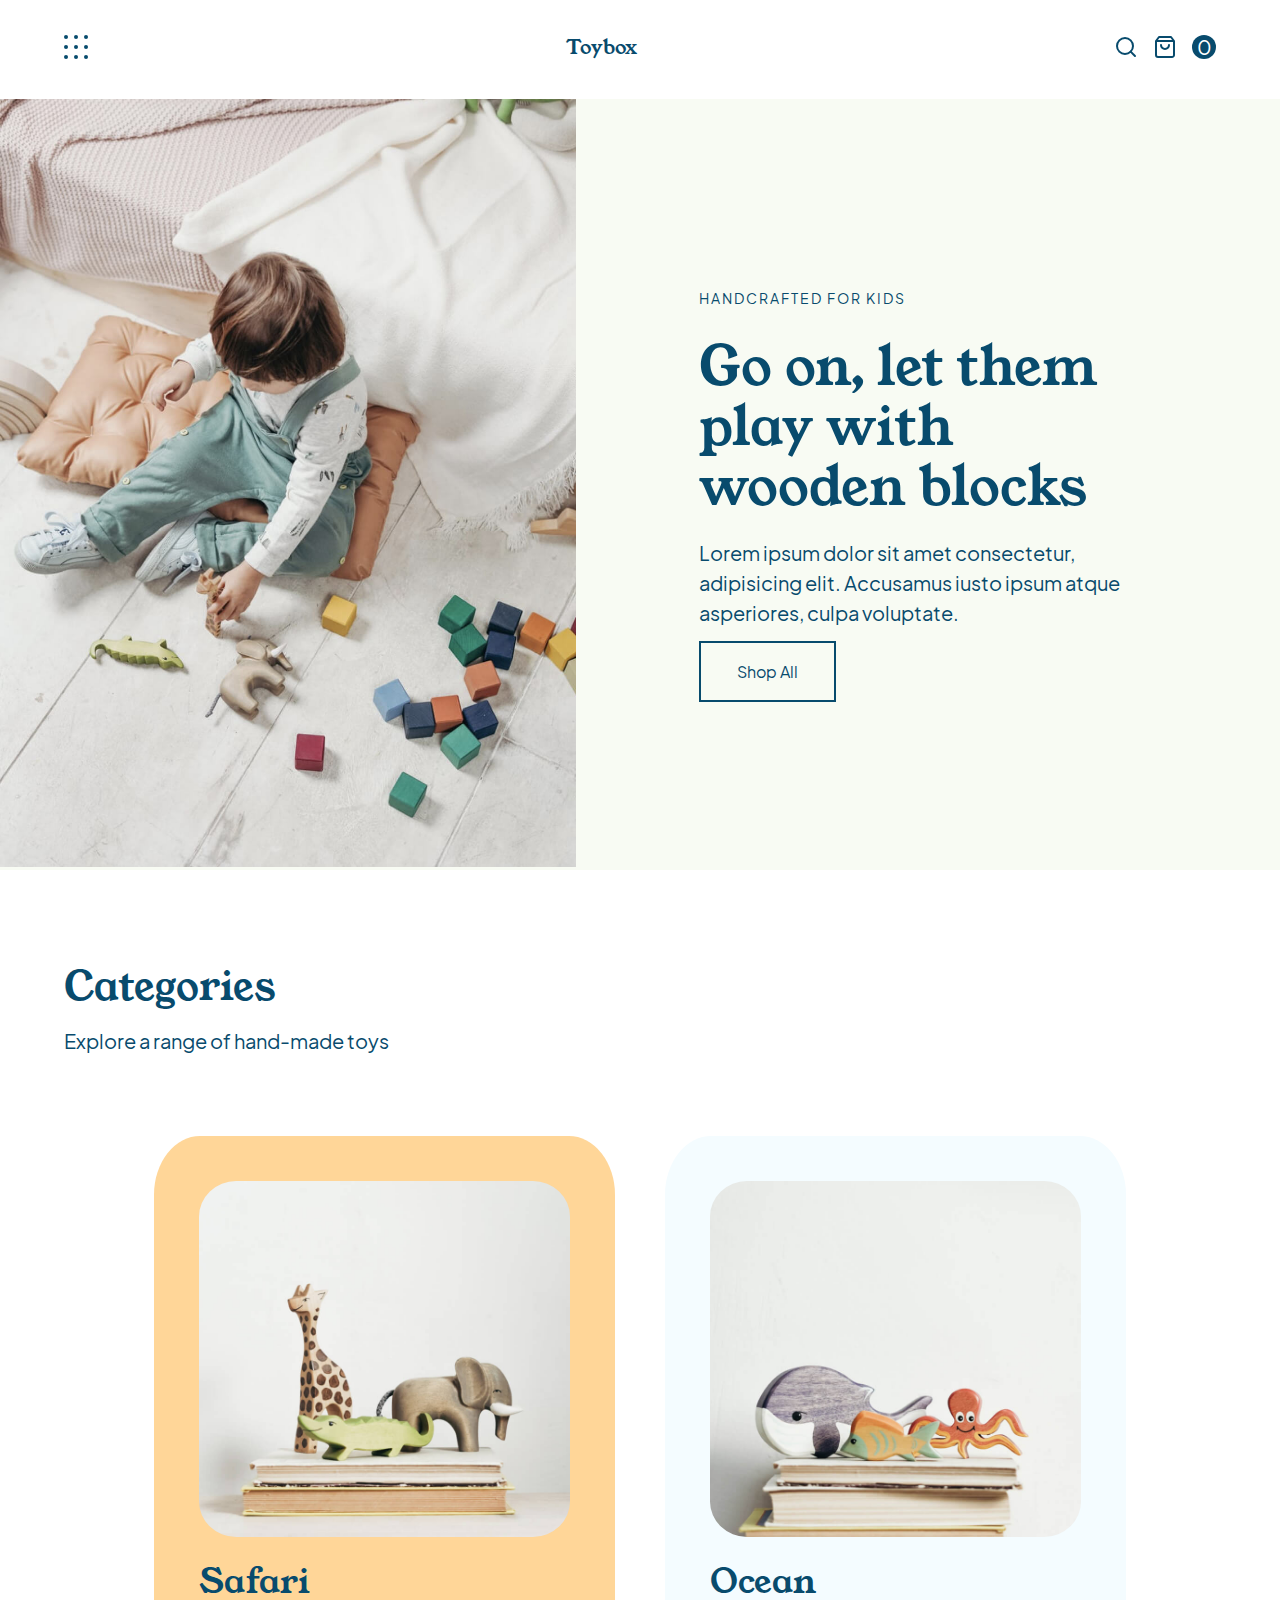
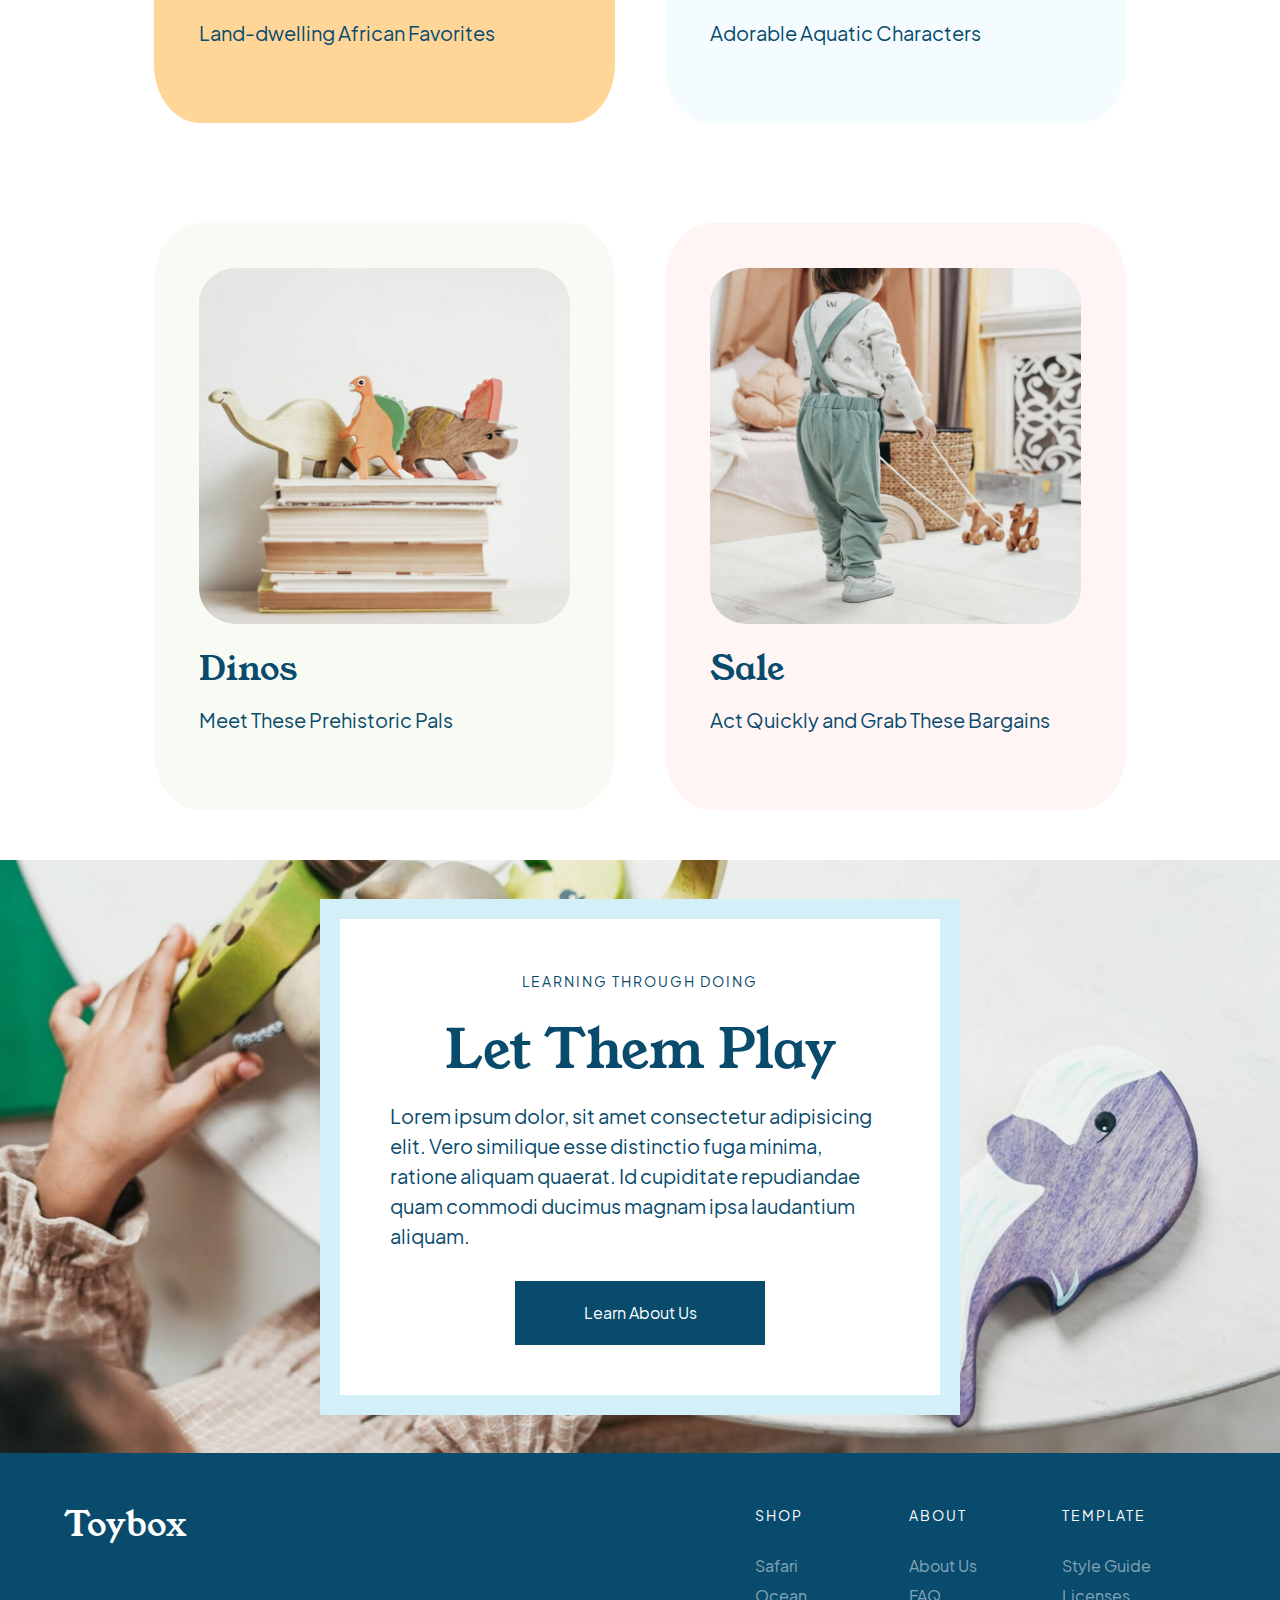
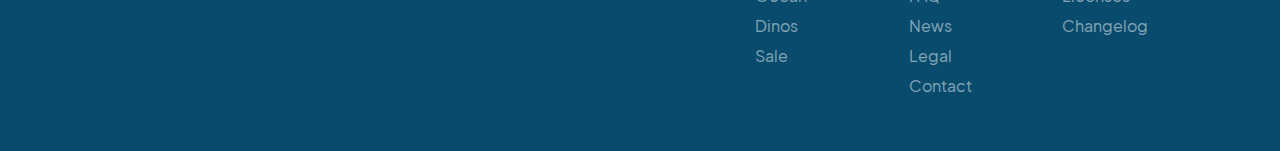
<file: index.html>
<!DOCTYPE html>
<html lang="en">
<head>
	<meta charset="UTF-8">
	<meta http-equiv="X-UA-Compatible" content="IE=edge">
	<meta name="viewport" content="width=device-width, initial-scale=1.0">
	<title>STARTER - Toybox Homepage</title>
	<link rel="stylesheet" href="./styles/styles.css">
</head>
<body>
    <nav class="nav-bar">
		<div class="wrapper">
			<button class="menu-icon">
				<img src="./assets/menu-button.svg" alt="open slide-out navigation" class="menu-icon">
			</button>

			<a href="#">
				<h1>Toybox</h1>
			</a>

			<div class="cart-search">
				<button class="menu-icon">
					<img src="./assets/search.svg" alt="search icon" class="search-icon">
				</button> 
				<a href="#" class="bag">
					<img src="./assets/shop-bag.svg" alt="shopping bag icon" class="bag-icon">
				</a>
				<div class="counter">
					<!-- <button>0</button> -->
					<p>0</p>
				</div> <!-- .counter Ends--> 
			</div> <!-- .cart-search Ends -->
		</div> <!-- .wrapper Ends-->

		<div class="slide-out-nav">
			<div class="button-container">
				<button>
					<img src="./assets/menu-close.svg" alt="close navigation">
				</button>
			</div> <!-- .button-container Ends -->
			<ul class="main-menu">
				<li><a href="#">Shop</a></li>
				<li><a href="#">About</a></li>
				<li><a href="#">FAQ</a></li>
				<li><a href="#">News</a></li>
				<li><a href="#">Contact</a></li>
			</ul> <!-- .main-menu Ends -->
		</div> <!-- .slide-out-nav Ends-->
	</nav> <!-- .nav-bar Ends-->

	<header>
		<div class="header-img-container wrapper">
			<img src="./assets/header-image.jpg" alt="a child playing with wooden blocks">
		</div> <!-- header-img-container Ends -->
		<div class="header-content wrapper">
			<div class="content-container">
				<h5>Handcrafted for kids</h5>
				<h3>Go on, let them play with wooden blocks</h3>
				<p>Lorem ipsum dolor sit amet consectetur, adipisicing elit. Accusamus iusto ipsum atque asperiores, culpa voluptate.</p>
				<a href="#" class="button">Shop All</a>
			</div> <!-- content-container Ends -->
		</div> <!-- header-content Ends -->
	</header> <!-- header Ends-->


	<main>
		<section class="categories">
			<div class="wrapper">
				<h2>Categories</h2>
				<p>Explore a range of hand-made toys</p>
				<ul class="category-gallery">
					<li class="items item1">
						<a href="#">
							<img src="./assets/safari-trio.jpg" alt="Hand-carved safari animal toys">
							<h4>Safari</h4>
							<p>Land-dwelling African Favorites</p>
						</a>
					</li>
					<li class="items item2">
						<a href="#">
							<img src="./assets/ocean-trio.jpg" alt="A collection of ocean-themed animal toys">
							<h4>Ocean</h4>
							<p>Adorable Aquatic Characters</p>
						</a>
					</li>
					<li class="items item3">
						<a href="#">
							<img src="./assets/dino-trio.jpg" alt="Hand-carved dinosaur toys for kids">
							<h4>Dinos</h4>
							<p>Meet These Prehistoric Pals</p>
						</a>
					</li>
					<li class="items item4">
						<a href="#">
							<img src="./assets/sale.jpg" alt="A toddler pulling two wooden animals on wheels">
							<h4>Sale</h4>
							<p>Act Quickly and Grab These Bargains</p>
						</a>
					</li>
				</ul>
			</div>
		</section> <!-- .categories Ends -->
		
		<section class="play">
			<div class="play-container wrapper">
				<h5>Learning Through Doing</h5>
				<h3>Let Them Play</h3>
				<p>Lorem ipsum dolor, sit amet consectetur adipisicing elit. Vero similique esse distinctio fuga minima, ratione aliquam quaerat. Id cupiditate repudiandae quam commodi ducimus magnam ipsa laudantium aliquam.</p>
				<a href="#" class="button">Learn About Us</a>
			</div>
		</section> <!-- .play Ends -->
	</main> <!-- Main Ends -->


	<footer>
		<div class="wrapper">
			<div class="footer-flex-container">
				<a href="#" class="logo">
					<h4>Toybox</h4>
				</a>
				<div class="footer-nav">
					<nav>
						<ul class="footer-shop">
							<li>
								<h5>Shop</h5>
							</li>
							<li>
								<a href="#">Safari</a>
							</li>
							<li>
								<a href="#">Ocean</a>
							</li>
							<li>
								<a href="#">Dinos</a>
							</li>
							<li>
								<a href="#">Sale</a>
							</li>
						</ul> <!-- .footer-shop Ends-->
						<ul class="footer-about">
							<li>
								<h5>About</h5>
							</li>
							<li>
								<a href="#">About Us</a>
							</li>
							<li>
								<a href="#">FAQ</a>
							</li>
							<li>
								<a href="#">News</a>
							</li>
							<li>
								<a href="#">Legal</a>
							</li>
							<li>
								<a href="./contact.html">Contact</a>
							</li>
						</ul> <!-- .footer-about Ends-->
						<ul class="footer-template">
							<li>
								<h5>Template</h5>
							</li>
							<li>
								<a href="#">Style Guide</a>
							</li>
							<li>
								<a href="#">Licenses</a>
							</li>
							<li>
								<a href="#">Changelog</a>
							</li>
						</ul> <!-- .footer-template Ends-->
					</nav> <!-- .footer-nav Ends-->
				</div> <!-- .footer-nav Ends-->
			</div> <!-- .footer-flex-container Ends-->
		</div> <!-- .wrapper Ends-->


	</footer> <!-- footer Ends-->
	<script src="./script.js"></script>
</body>
</html>
</file>
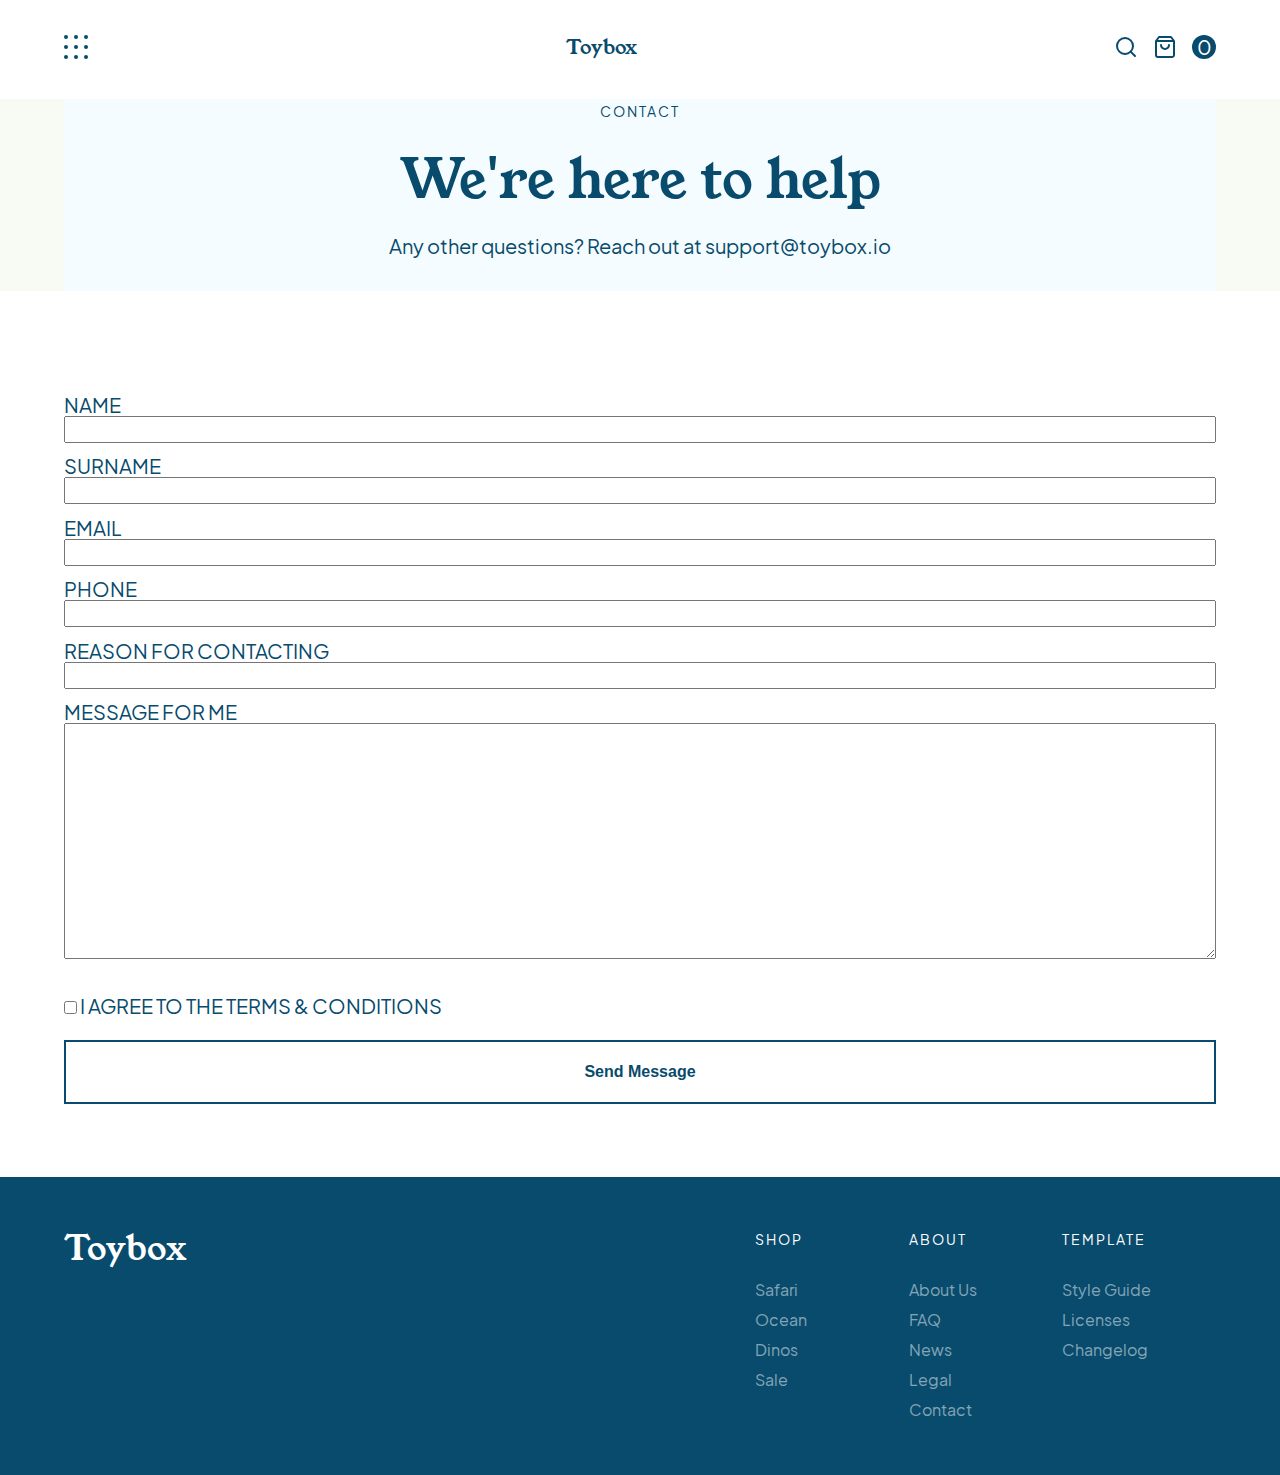
<file: contact.html>
<!DOCTYPE html>
<html lang="en">
<head>
    <meta charset="UTF-8">
    <meta http-equiv="X-UA-Compatible" content="IE=edge">
    <meta name="viewport" content="width=device-width, initial-scale=1.0">
    <title>Contact</title>
    <link rel="stylesheet" href="./styles/styles.css">
</head>
<body>
    <nav class="nav-bar">
		<div class="wrapper">
			<button class="menu-icon">
				<img src="./assets/menu-button.svg" alt="open slide-out navigation" class="menu-icon">
			</button>

			<a href="./index.html">
				<h1>Toybox</h1>
			</a>

			<div class="cart-search">
				<button class="menu-icon">
					<img src="./assets/search.svg" alt="search icon" class="search-icon">
				</button> 
				<a href="#" class="bag">
					<img src="./assets/shop-bag.svg" alt="shopping bag icon" class="bag-icon">
				</a>
				<div class="counter">
					<!-- <button>0</button> -->
					<p>0</p>
				</div> <!-- .counter Ends--> 
			</div> <!-- .cart-search Ends -->
		</div> <!-- .wrapper Ends-->

        <div class="slide-out-nav">
			<div class="button-container">
				<button>
					<img src="./assets/menu-close.svg" alt="close navigation">
				</button>
			</div> <!-- .button-container Ends -->
			<ul class="main-menu">
				<li><a href="#">Shop</a></li>
				<li><a href="#">About</a></li>
				<li><a href="#">FAQ</a></li>
				<li><a href="#">News</a></li>
				<li><a href="#">Contact</a></li>
			</ul> <!-- .main-menu Ends -->
		</div> <!-- .slide-out-nav Ends-->
	</nav> <!-- .nav-bar Ends-->

    <header class="contact-header">
        <div class="contact-header-container wrapper">
            <h5>Contact</h5>
            <h3>We're here to help</h3>
            <p>Any other questions? Reach out at support@toybox.io</p>
        </div>
    </header>

    <main>
        <div class="contact-form wrapper">
            <form action="contact-form-container" class="contact-form">
                <label for="user-name">Name</label>
                <input type="text" id="user-name">

                <label for="user-surname">Surname</label>
                <input type="text" id="user-surname">

                <label for="user-email">Email</label>
                <input type="text" id="user-email">

                <label for="user-phone">Phone</label>
                <input type="text" id="user-phone">

                <label for="contacting-reason">Reason for contacting</label>
                <input type="text" id="contacting-reason">

                <label for="message">Message for me</label>
                <textarea name="message" id="message" cols="30" rows="10"></textarea>

                <div class="terms-conditions">
                    <input type="checkbox" id="terms" required>
                    <label for="">I agree to the Terms & Conditions</label>
                </div>

                <button type="submit" id="send-message">Send Message</button>
            </form>
        </div>
    </main>

    <footer>
        <div class="wrapper">
            <div class="footer-flex-container">
                <a href="#" class="logo">
                    <h4>Toybox</h4>
                </a>
                <div class="footer-nav">
                    <nav>
                        <ul class="footer-shop">
                            <li>
                                <h5>Shop</h5>
                            </li>
                            <li>
                                <a href="#">Safari</a>
                            </li>
                            <li>
                                <a href="#">Ocean</a>
                            </li>
                            <li>
                                <a href="#">Dinos</a>
                            </li>
                            <li>
                                <a href="#">Sale</a>
                            </li>
                        </ul> <!-- .footer-shop Ends-->
                        <ul class="footer-about">
                            <li>
                                <h5>About</h5>
                            </li>
                            <li>
                                <a href="#">About Us</a>
                            </li>
                            <li>
                                <a href="#">FAQ</a>
                            </li>
                            <li>
                                <a href="#">News</a>
                            </li>
                            <li>
                                <a href="#">Legal</a>
                            </li>
                            <li>
                                <a href="#">Contact</a>
                            </li>
                        </ul> <!-- .footer-about Ends-->
                        <ul class="footer-template">
                            <li>
                                <h5>Template</h5>
                            </li>
                            <li>
                                <a href="#">Style Guide</a>
                            </li>
                            <li>
                                <a href="#">Licenses</a>
                            </li>
                            <li>
                                <a href="#">Changelog</a>
                            </li>
                        </ul> <!-- .footer-template Ends-->
                    </nav> <!-- .footer-nav Ends-->
                </div> <!-- .footer-nav Ends-->
            </div> <!-- .footer-flex-container Ends-->
        </div> <!-- .wrapper Ends-->


    </footer> <!-- footer Ends-->
	<script src="./script.js"></script>
</body>
</html>
</file>
<file: styles/styles.css>
html {
  line-height: 1.15;
  -ms-text-size-adjust: 100%;
  -webkit-text-size-adjust: 100%;
}

body {
  margin: 0;
}

article, aside, footer, header, nav, section {
  display: block;
}

h1 {
  font-size: 2em;
  margin: 0.67em 0;
}

figcaption, figure, main {
  display: block;
}

figure {
  margin: 1em 40px;
}

hr {
  -webkit-box-sizing: content-box;
          box-sizing: content-box;
  height: 0;
  overflow: visible;
}

pre {
  font-family: monospace, monospace;
  font-size: 1em;
}

a {
  background-color: transparent;
  -webkit-text-decoration-skip: objects;
}

abbr[title] {
  border-bottom: none;
  text-decoration: underline;
  -webkit-text-decoration: underline dotted;
          text-decoration: underline dotted;
}

b, strong {
  font-weight: inherit;
}

b, strong {
  font-weight: bolder;
}

code, kbd, samp {
  font-family: monospace, monospace;
  font-size: 1em;
}

dfn {
  font-style: italic;
}

mark {
  background-color: #ff0;
  color: #000;
}

small {
  font-size: 80%;
}

sub, sup {
  font-size: 75%;
  line-height: 0;
  position: relative;
  vertical-align: baseline;
}

sub {
  bottom: -0.25em;
}

sup {
  top: -0.5em;
}

audio, video {
  display: inline-block;
}

audio:not([controls]) {
  display: none;
  height: 0;
}

img {
  border-style: none;
}

svg:not(:root) {
  overflow: hidden;
}

button, input, optgroup, select, textarea {
  font-family: sans-serif;
  font-size: 100%;
  line-height: 1.15;
  margin: 0;
}

button, input {
  overflow: visible;
}

button, select {
  text-transform: none;
}

button, html [type=button], [type=reset], [type=submit] {
  -webkit-appearance: button;
}

button::-moz-focus-inner, [type=button]::-moz-focus-inner, [type=reset]::-moz-focus-inner, [type=submit]::-moz-focus-inner {
  border-style: none;
  padding: 0;
}

button:-moz-focusring, [type=button]:-moz-focusring, [type=reset]:-moz-focusring, [type=submit]:-moz-focusring {
  outline: 1px dotted ButtonText;
}

fieldset {
  padding: 0.35em 0.75em 0.625em;
}

legend {
  -webkit-box-sizing: border-box;
          box-sizing: border-box;
  color: inherit;
  display: table;
  max-width: 100%;
  padding: 0;
  white-space: normal;
}

progress {
  display: inline-block;
  vertical-align: baseline;
}

textarea {
  overflow: auto;
}

[type=checkbox], [type=radio] {
  -webkit-box-sizing: border-box;
          box-sizing: border-box;
  padding: 0;
}

[type=number]::-webkit-inner-spin-button, [type=number]::-webkit-outer-spin-button {
  height: auto;
}

[type=search] {
  -webkit-appearance: textfield;
  outline-offset: -2px;
}

[type=search]::-webkit-search-cancel-button, [type=search]::-webkit-search-decoration {
  -webkit-appearance: none;
}

::-webkit-file-upload-button {
  -webkit-appearance: button;
  font: inherit;
}

details, menu {
  display: block;
}

summary {
  display: list-item;
}

canvas {
  display: inline-block;
}

template {
  display: none;
}

[hidden] {
  display: none;
}

.clearfix:after {
  visibility: hidden;
  display: block;
  font-size: 0;
  content: "";
  clear: both;
  height: 0;
}

html {
  -webkit-box-sizing: border-box;
  box-sizing: border-box;
}

*, *:before, *:after {
  -webkit-box-sizing: inherit;
          box-sizing: inherit;
}

.sr-only {
  position: absolute;
  width: 1px;
  height: 1px;
  margin: -1px;
  border: 0;
  padding: 0;
  white-space: nowrap;
  -webkit-clip-path: inset(100%);
          clip-path: inset(100%);
  clip: rect(0 0 0 0);
  overflow: hidden;
}

@font-face {
  font-family: "Jakarta Sans";
  src: url("../fonts/PlusJakarta_Sans-2.5/webfonts/PlusJakartaSans-Regular.woff"), url("../fonts/PlusJakarta_Sans-2.5/static/PlusJakartaSans-Regular.ttf"), url("../fonts/PlusJakarta_Sans-2.5/webfonts/PlusJakartaSans-Regular.woff2");
  font-weight: normal;
}
@font-face {
  font-family: "Jakarta Sans";
  src: url("../fonts/PlusJakarta_Sans-2.5/webfonts/PlusJakartaSans-Regular.woff"), url("../fonts/PlusJakarta_Sans-2.5/static/PlusJakartaSans-Regular.ttf"), url("../fonts/PlusJakarta_Sans-2.5/webfonts/PlusJakartaSans-Regular.woff2");
  font-weight: bold;
}
@font-face {
  font-family: "Young Serif";
  src: url("../fonts/youngserif/YoungSerif-Regular.otf");
  font-weight: normal;
}
/* _typography.scss */
html {
  font-size: 125%;
}

body {
  font-family: "Jakarta Sans";
  font-size: 1rem;
  color: #084b6d;
}

h1, h2, h3, h4, blockquote {
  font-family: "Young Serif";
  font-weight: normal;
  color: #084b6d;
  margin: 0;
}

h1 {
  font-size: 1.4rem;
}

h2 {
  font-size: 2rem;
  line-height: 2.4rem;
  margin-bottom: 18px;
}

h3 {
  font-size: 2.7rem;
  line-height: 3rem;
  margin-bottom: 24px;
}

h4 {
  font-size: 1.7rem;
  line-height: 2rem;
  margin-bottom: 18px;
}

input::-webkit-input-placeholder {
  font-family: "Jakarta Sans";
  font-weight: normal;
  color: #084b6d;
  margin: 0;
  font-size: 1rem;
}

input::-moz-placeholder {
  font-family: "Jakarta Sans";
  font-weight: normal;
  color: #084b6d;
  margin: 0;
  font-size: 1rem;
}

input:-ms-input-placeholder {
  font-family: "Jakarta Sans";
  font-weight: normal;
  color: #084b6d;
  margin: 0;
  font-size: 1rem;
}

input::-ms-input-placeholder {
  font-family: "Jakarta Sans";
  font-weight: normal;
  color: #084b6d;
  margin: 0;
  font-size: 1rem;
}

input::placeholder {
  font-family: "Jakarta Sans";
  font-weight: normal;
  color: #084b6d;
  margin: 0;
  font-size: 1rem;
}

h5 {
  font-size: 0.7rem;
  font-weight: bold;
  line-height: 1.2rem;
  letter-spacing: 0.1rem;
  text-transform: uppercase;
  margin: 0 0 24px 0;
}

p {
  line-height: 1.5rem;
  margin: 0 0 30px 0;
}
p.smallCopy {
  font-size: 0.6rem;
  line-height: 1.2rem;
  font-weight: bold;
  margin: 0;
}

ul, li, a, input {
  padding: 0;
  margin: 0;
}

ul {
  list-style: none;
}

a {
  text-decoration: none;
  color: inherit;
  cursor: pointer;
  -webkit-transition: 0.3s;
  transition: 0.3s;
}

.wrapper {
  max-width: 1260px;
  width: 90%;
  margin: 0 auto;
}

button {
  color: #084b6d;
  background-color: transparent;
  padding: 18px 36px;
  border: 2px solid #084b6d;
  font-size: 0.8rem;
  font-weight: bold;
  line-height: 1.2rem;
  text-align: center;
  -webkit-transition: 0.3s;
  transition: 0.3s;
}
button:hover {
  background-color: #084b6d;
  color: white;
}
button:focus {
  background-color: #084b6d;
  color: white;
}
button.menu-icon {
  padding: 0;
  border: 0;
  -webkit-transition: 0.3s;
  transition: 0.3s;
}
button.menu-icon:hover {
  background-color: transparent;
}
button.menu-icon:focus {
  background-color: #084b6d;
}

a.button {
  color: #084b6d;
  background-color: transparent;
  border: 2px solid #084b6d;
  padding: 18px 36px;
  font-size: 0.8rem;
  font-weight: bold;
  line-height: 1.2rem;
  text-align: center;
  -webkit-transition: 0.3s;
  transition: 0.3s;
}
a.button:hover {
  background-color: #084b6d;
  color: #fff;
}
a.button:focus {
  background-color: #084b6d;
  color: #fff;
}

.nav-bar {
  border-bottom: 10px solid rgba(255, 255, 255, 0.08);
  position: sticky;
  top: 0;
  background-color: #fff;
  z-index: 10;
  padding-top: 35px;
}
.nav-bar .wrapper {
  display: -webkit-box;
  display: -ms-flexbox;
  display: flex;
  -webkit-box-pack: justify;
      -ms-flex-pack: justify;
          justify-content: space-between;
}
.nav-bar .cart-search {
  display: -webkit-box;
  display: -ms-flexbox;
  display: flex;
}
.nav-bar .cart-search .search-icon, .nav-bar .cart-search .bag {
  margin-right: 15px;
}
.nav-bar button {
  display: -webkit-box;
  display: -ms-flexbox;
  display: flex;
  -webkit-box-align: start;
      -ms-flex-align: start;
          align-items: flex-start;
}
.nav-bar .counter p {
  display: -webkit-box;
  display: -ms-flexbox;
  display: flex;
  -webkit-box-pack: center;
      -ms-flex-pack: center;
          justify-content: center;
  -webkit-box-align: center;
      -ms-flex-align: center;
          align-items: center;
  width: 24px;
  height: 24px;
  background-color: #084b6d;
  color: #fff;
  border-radius: 50%;
}

.slide-out-nav {
  padding: 35px 50px;
  width: 100%;
  max-width: 506px;
  height: 100vh;
  background-color: #084b6d;
  color: #fff;
  border-right: 1px solid #f4fcff;
  position: fixed;
  top: 0;
  left: -506px;
}
.slide-out-nav .slide-out-nav.active {
  left: 0;
  visibility: visible;
  -webkit-transition: 0.8s;
  transition: 0.8s;
  z-index: 20;
}
.slide-out-nav .button-container {
  display: -webkit-box;
  display: -ms-flexbox;
  display: flex;
  -webkit-box-pack: end;
      -ms-flex-pack: end;
          justify-content: flex-end;
}
.slide-out-nav .main-menu a {
  font-family: "Young Serif";
  font-size: 1.6rem;
  line-height: 2.5rem;
  color: white;
}
.slide-out-nav .main-menu a:hover {
  color: rgba(255, 255, 255, 0.5);
}
.slide-out-nav .main-menu a:focus {
  color: rgba(255, 255, 255, 0.5);
}

header {
  display: -webkit-box;
  display: -ms-flexbox;
  display: flex;
  -ms-flex-wrap: wrap;
      flex-wrap: wrap;
  background-color: #f8fbf3;
  margin-bottom: 90px;
  -webkit-box-align: center;
      -ms-flex-align: center;
          align-items: center;
}
header .header-img-container {
  width: 45%;
}
header .header-img-container img {
  max-width: 100%;
}
header .header-content {
  width: 55%;
  color: #084b6d;
}
header .header-content .content-container {
  margin: 0 auto;
  width: 65%;
}

.contact-header {
  width: 100%;
}
.contact-header .contact-header-container {
  margin: 0 auto;
  background-color: #f4fcff;
  display: -webkit-box;
  display: -ms-flexbox;
  display: flex;
  -webkit-box-orient: vertical;
  -webkit-box-direction: normal;
      -ms-flex-direction: column;
          flex-direction: column;
  text-align: center;
}

.category-gallery {
  display: -webkit-box;
  display: -ms-flexbox;
  display: flex;
  -ms-flex-wrap: wrap;
      flex-wrap: wrap;
  -webkit-box-pack: center;
      -ms-flex-pack: center;
          justify-content: center;
}
.category-gallery .items {
  width: 40%;
  padding: 45px;
  margin: 50px 25px;
  border-radius: 10%;
  -webkit-transition: 0.2s ease;
  transition: 0.2s ease;
}
.category-gallery .items img {
  max-width: 100%;
  border-radius: 10%;
  margin: 0 auto 20px;
}
.category-gallery .items:hover {
  -webkit-transform: scale(0.95);
          transform: scale(0.95);
}
.category-gallery .items:focus {
  -webkit-transform: scale(0.95);
          transform: scale(0.95);
}
.category-gallery .item1 {
  background-color: #ffd698;
}
.category-gallery .item2 {
  background-color: #f4fcff;
}
.category-gallery .item3 {
  background-color: #f8fbf3;
}
.category-gallery .item4 {
  background-color: #fff5f5;
}

.play {
  background-image: url(../assets/background-image.jpg);
  background-size: cover;
  background-position: center;
  height: 100%;
  width: 100vw;
  padding: 1% 0;
  display: -webkit-box;
  display: -ms-flexbox;
  display: flex;
  -webkit-box-pack: center;
      -ms-flex-pack: center;
          justify-content: center;
}
.play .play-container {
  background-color: #fff;
  margin: 2% auto;
  padding: 50px;
  height: 40%;
  width: 35%;
  display: -webkit-box;
  display: -ms-flexbox;
  display: flex;
  -webkit-box-orient: vertical;
  -webkit-box-direction: normal;
      -ms-flex-direction: column;
          flex-direction: column;
  -webkit-box-pack: center;
      -ms-flex-pack: center;
          justify-content: center;
  border: 20px solid #d3f0f9;
}
.play .play-container h5,
.play .play-container h3,
.play .play-container a {
  text-align: center;
}
.play .play-container a {
  background-color: #084b6d;
  color: #fff;
  width: 50%;
  margin: 0 auto;
}

.contact-form {
  display: -webkit-box;
  display: -ms-flexbox;
  display: flex;
  -webkit-box-align: left;
      -ms-flex-align: left;
          align-items: left;
  -webkit-box-orient: vertical;
  -webkit-box-direction: normal;
      -ms-flex-direction: column;
          flex-direction: column;
  text-transform: uppercase;
  margin-bottom: 3%;
}
.contact-form .contact-form-container .terms-condition {
  display: -webkit-box;
  display: -ms-flexbox;
  display: flex;
  -webkit-box-orient: horizontal;
  -webkit-box-direction: normal;
      -ms-flex-direction: row;
          flex-direction: row;
  margin-top: 2%;
}
.contact-form .contact-form-container #send-message {
  margin-top: 1%;
  width: 100%;
}
.contact-form label {
  margin-top: 1%;
}
.contact-form textarea {
  margin-bottom: 3%;
}
.contact-form button {
  margin-top: 2%;
}
.contact-form #terms {
  text-transform: capitalize;
}

footer {
  background-color: #084b6d;
  color: #fff;
  padding: 50px 0px;
}
footer .footer-flex-container {
  display: -webkit-box;
  display: -ms-flexbox;
  display: flex;
  -webkit-box-pack: justify;
      -ms-flex-pack: justify;
          justify-content: space-between;
}
footer h4 {
  color: #fff;
}
footer .footer-nav {
  width: 40%;
}
footer .footer-nav nav {
  display: -webkit-box;
  display: -ms-flexbox;
  display: flex;
  -webkit-box-pack: justify;
      -ms-flex-pack: justify;
          justify-content: space-between;
}
footer .footer-nav nav ul {
  width: 33.3333333333%;
}
footer .footer-nav nav a {
  font-size: 0.8rem;
  line-height: 1.5rem;
  color: rgba(255, 255, 255, 0.5);
}
footer .footer-nav nav a:hover {
  color: white;
}
footer .footer-nav nav a:focus {
  color: white;
}

@media (max-width: 1500px) {
  .play .play-container {
    width: 50%;
  }
}
@media (max-width: 1200px) {
  .play .play-container {
    width: 75%;
  }
}
@media (max-width: 1000px) {
  /* all of our styles for smaller DESKTOP devices will go within this breakpoint */
  .play {
    width: 100%;
    padding: 50px 100px;
  }
  .play .play-container {
    margin: 0;
    padding: 50px 100px;
    height: 80%;
    width: 90%;
  }
}
@media (max-width: 800px) {
  /* all of our styles for TABLET devices will go within this breakpoint */
  header {
    -webkit-box-orient: vertical;
    -webkit-box-direction: normal;
        -ms-flex-direction: column;
            flex-direction: column;
  }
  .footer-flex-container {
    -webkit-box-orient: vertical;
    -webkit-box-direction: normal;
        -ms-flex-direction: column;
            flex-direction: column;
    -webkit-box-align: center;
        -ms-flex-align: center;
            align-items: center;
  }
  .footer-nav {
    width: 90%;
    -webkit-box-pack: justify;
        -ms-flex-pack: justify;
            justify-content: space-between;
  }
  .play {
    width: 100%;
    padding: 25px 30px;
  }
  .play .play-container {
    margin: 0;
    padding: 50px 100px;
    height: 80%;
    width: 90%;
  }
}
@media (max-width: 500px) {
  /* all of our styles for MOBILE devices will go within this breakpoint */
  .nav-bar .wrapper {
    -webkit-box-orient: vertical;
    -webkit-box-direction: normal;
        -ms-flex-direction: column;
            flex-direction: column;
    -webkit-box-align: center;
        -ms-flex-align: center;
            align-items: center;
  }
  .category-gallery .items {
    width: 100%;
  }
  h3 {
    font-size: 1.3rem;
    line-height: 2rem;
  }
  .play {
    padding: 0px 50px;
  }
  .play .play-container {
    height: 100%;
    width: 100%;
    padding: 50px;
    margin: 0%;
  }
  .play .play-container a {
    width: 80%;
  }
}
h1 {
  font-family: "Young Serif";
  color: #084b6d;
  font-size: 1rem;
}
</file>
